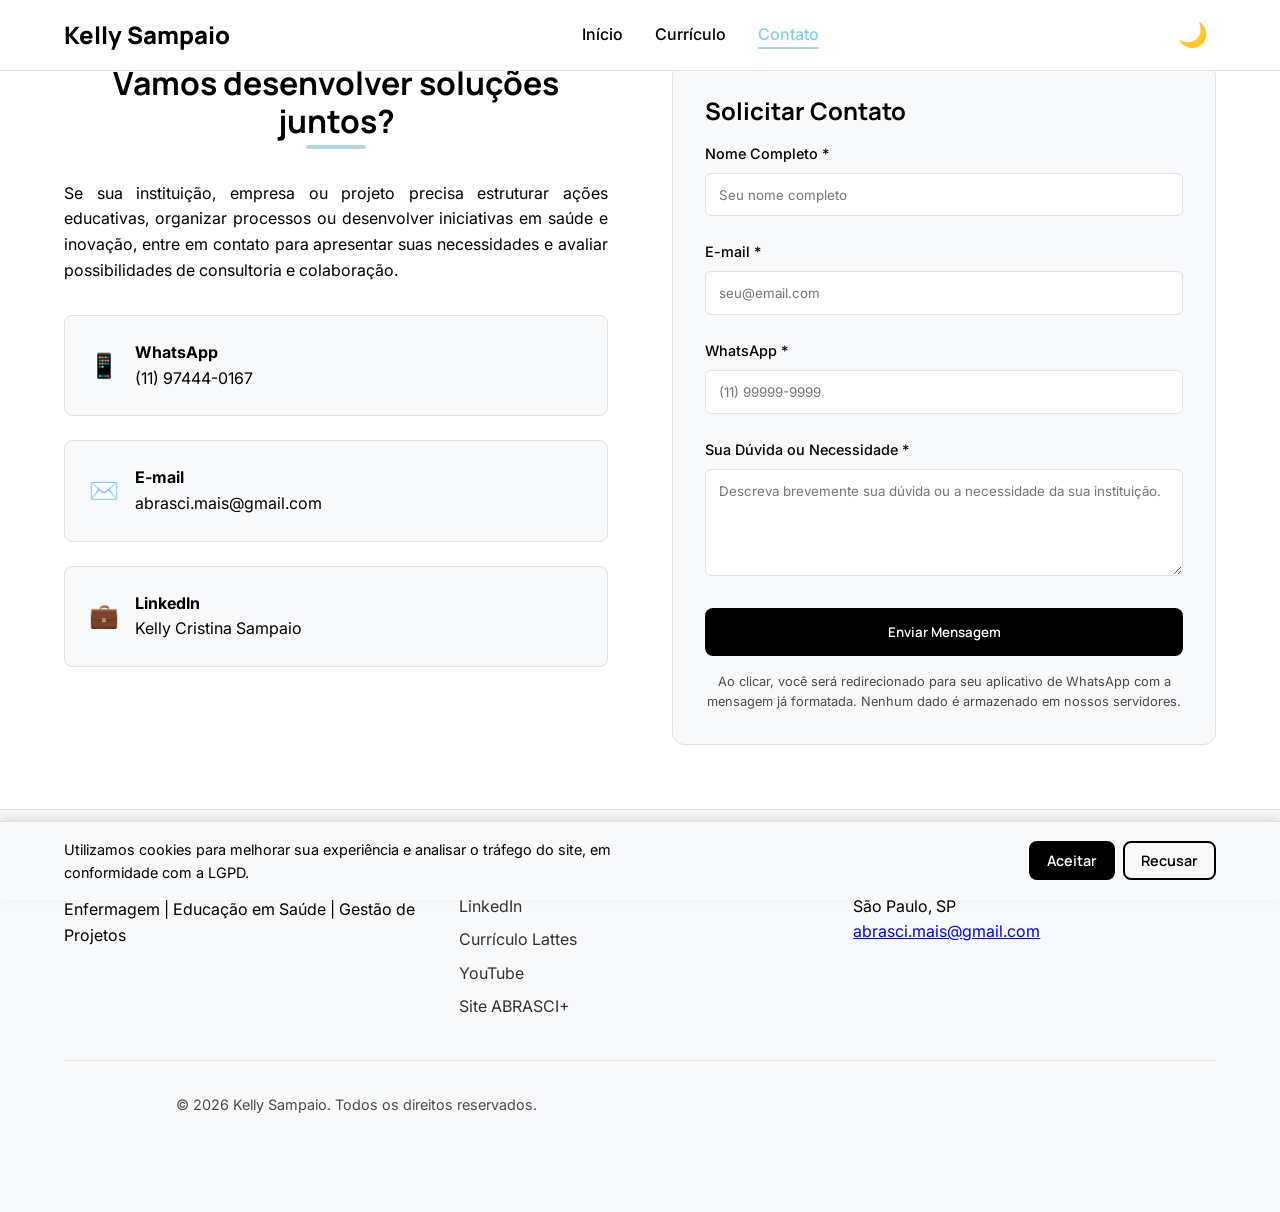
<file: contato.html>
<!DOCTYPE html>
<html lang="pt-BR">
<head>
    <meta charset="UTF-8">
    <meta name="viewport" content="width=device-width, initial-scale=1.0">
    <title>Contato | Kelly Sampaio - Solicite uma Consultoria</title>
    <meta name="description" content="Entre em contato com Kelly Sampaio para solicitar consultoria em educação em saúde, gestão de projetos e segurança do paciente.">
    <link rel="canonical" href="https://pagekellysampaio.vercel.app/contato.html">
    
    <link rel="preconnect" href="https://fonts.googleapis.com">
    <link rel="preconnect" href="https://fonts.gstatic.com" crossorigin>
    <link href="https://fonts.googleapis.com/css2?family=Inter:wght@400;500;600&family=Manrope:wght@600;700;800&display=swap" rel="stylesheet">
    <link rel="stylesheet" href="style.css">
</head>
<body>
    <noscript id="gtm-noscript-container" style="display:none;">
        <iframe src="https://www.googletagmanager.com/ns.html?id=GTM-KG8L7ZW6" height="0" width="0" style="display:none;visibility:hidden"></iframe>
    </noscript>

    <header class="header" id="header">
        <div class="container header-container">
            <a href="index.html" class="logo">Kelly Sampaio</a>
            <nav class="nav" id="nav-menu">
                <ul class="nav-list">
                    <li><a href="index.html" class="nav-link">Início</a></li>
                    <li><a href="curriculo.html" class="nav-link">Currículo</a></li>
                    <li><a href="contato.html" class="nav-link active">Contato</a></li>
                </ul>
                <button class="close-menu" id="close-menu" aria-label="Fechar menu">&times;</button>
            </nav>
            <div class="header-actions">
                <button id="theme-toggle" aria-label="Alternar modo escuro">🌙</button>
                <button class="mobile-menu-btn" id="mobile-menu-btn" aria-label="Abrir menu">☰</button>
            </div>
        </div>
    </header>

    <main>
        <section class="section">
            <div class="container">
                <div class="contact-wrapper">
                    <div class="contact-info">
                        <h1 class="section-title">Vamos desenvolver soluções juntos?</h1>
                        <p class="text-justify">Se sua instituição, empresa ou projeto precisa estruturar ações educativas, organizar processos ou desenvolver iniciativas em saúde e inovação, entre em contato para apresentar suas necessidades e avaliar possibilidades de consultoria e colaboração.</p>
                        
                        <div class="contact-methods">
                            <a href="https://wa.me/5511974440167" target="_blank" rel="noopener noreferrer" class="contact-card">
                                <span>📱</span><div><strong>WhatsApp</strong><p>(11) 97444-0167</p></div>
                            </a>
                            <a href="mailto:abrasci.mais@gmail.com" class="contact-card">
                                <span>✉️</span><div><strong>E-mail</strong><p>abrasci.mais@gmail.com</p></div>
                            </a>
                            <a href="https://www.linkedin.com/in/kelly-cristina-sampaio-dos-santos-a36245444" target="_blank" rel="noopener noreferrer" class="contact-card">
                                <span>💼</span><div><strong>LinkedIn</strong><p>Kelly Cristina Sampaio</p></div>
                            </a>
                        </div>
                    </div>

                    <div class="contact-form-container">
                        <h2>Solicitar Contato</h2>
                        <form id="smart-form" class="contact-form">
                            <div class="form-group">
                                <label for="nome">Nome Completo *</label>
                                <input type="text" id="nome" name="nome" required autocomplete="name" placeholder="Seu nome completo">
                            </div>
                            <div class="form-group">
                                <label for="email">E-mail *</label>
                                <input type="email" id="email" name="email" required autocomplete="email" placeholder="seu@email.com">
                            </div>
                            <div class="form-group">
                                <label for="whatsapp">WhatsApp *</label>
                                <input type="tel" id="whatsapp" name="whatsapp" required autocomplete="tel" placeholder="(11) 99999-9999">
                            </div>
                            <div class="form-group">
                                <label for="duvida">Sua Dúvida ou Necessidade *</label>
                                <textarea id="duvida" name="duvida" rows="5" required placeholder="Descreva brevemente sua dúvida ou a necessidade da sua instituição."></textarea>
                            </div>
                            <button type="submit" class="btn btn-primary btn-full">Enviar Mensagem</button>
                            <p class="form-note">Ao clicar, você será redirecionado para seu aplicativo de WhatsApp com a mensagem já formatada. Nenhum dado é armazenado em nossos servidores.</p>
                        </form>
                    </div>
                </div>
            </div>
        </section>
    </main>

    <div id="toast" class="toast hidden">
        <p>Mensagem preparada! Redirecionando para o WhatsApp...</p>
    </div>

    <footer class="footer">
        <div class="container">
            <div class="footer-grid">
                <div><h3>Kelly Sampaio</h3><p>Enfermagem | Educação em Saúde | Gestão de Projetos</p></div>
                <div>
                    <h4>Links Profissionais</h4>
                    <ul class="footer-links">
                        <li><a href="https://www.linkedin.com/in/kelly-cristina-sampaio-dos-santos-a36245444" target="_blank" rel="noopener noreferrer">LinkedIn</a></li>
                        <li><a href="https://lattes.cnpq.br/9824238172080369" target="_blank" rel="noopener noreferrer">Currículo Lattes</a></li>
                        <li><a href="https://www.youtube.com/@ABRASCImais" target="_blank" rel="noopener noreferrer">YouTube</a></li>
                        <li><a href="https://www.abrascimais.com.br/" target="_blank" rel="noopener noreferrer">Site ABRASCI+</a></li>
                    </ul>
                </div>
                <div><h4>Contato</h4><p>São Paulo, SP</p><p><a href="mailto:abrasci.mais@gmail.com">abrasci.mais@gmail.com</a></p></div>
            </div>
            <div class="footer-bottom"><p>&copy; <span id="current-year"></span> Kelly Sampaio. Todos os direitos reservados.</p></div>
        </div>
    </footer>

    <div class="mobile-sticky-bar">
        <a href="https://wa.me/5511974440167" class="sticky-btn whatsapp" target="_blank" rel="noopener noreferrer">WhatsApp</a>
        <a href="mailto:abrasci.mais@gmail.com" class="sticky-btn email">E-mail</a>
    </div>

    <div id="cookie-banner" class="cookie-banner hidden">
        <div class="container cookie-content">
            <p>Utilizamos cookies para melhorar sua experiência e analisar o tráfego do site, em conformidade com a LGPD.</p>
            <div class="cookie-actions">
                <button id="accept-cookies" class="btn btn-primary btn-sm">Aceitar</button>
                <button id="decline-cookies" class="btn btn-secondary btn-sm">Recusar</button>
            </div>
        </div>
    </div>

    <script src="script.js"></script>
</body>
</html>
</file>
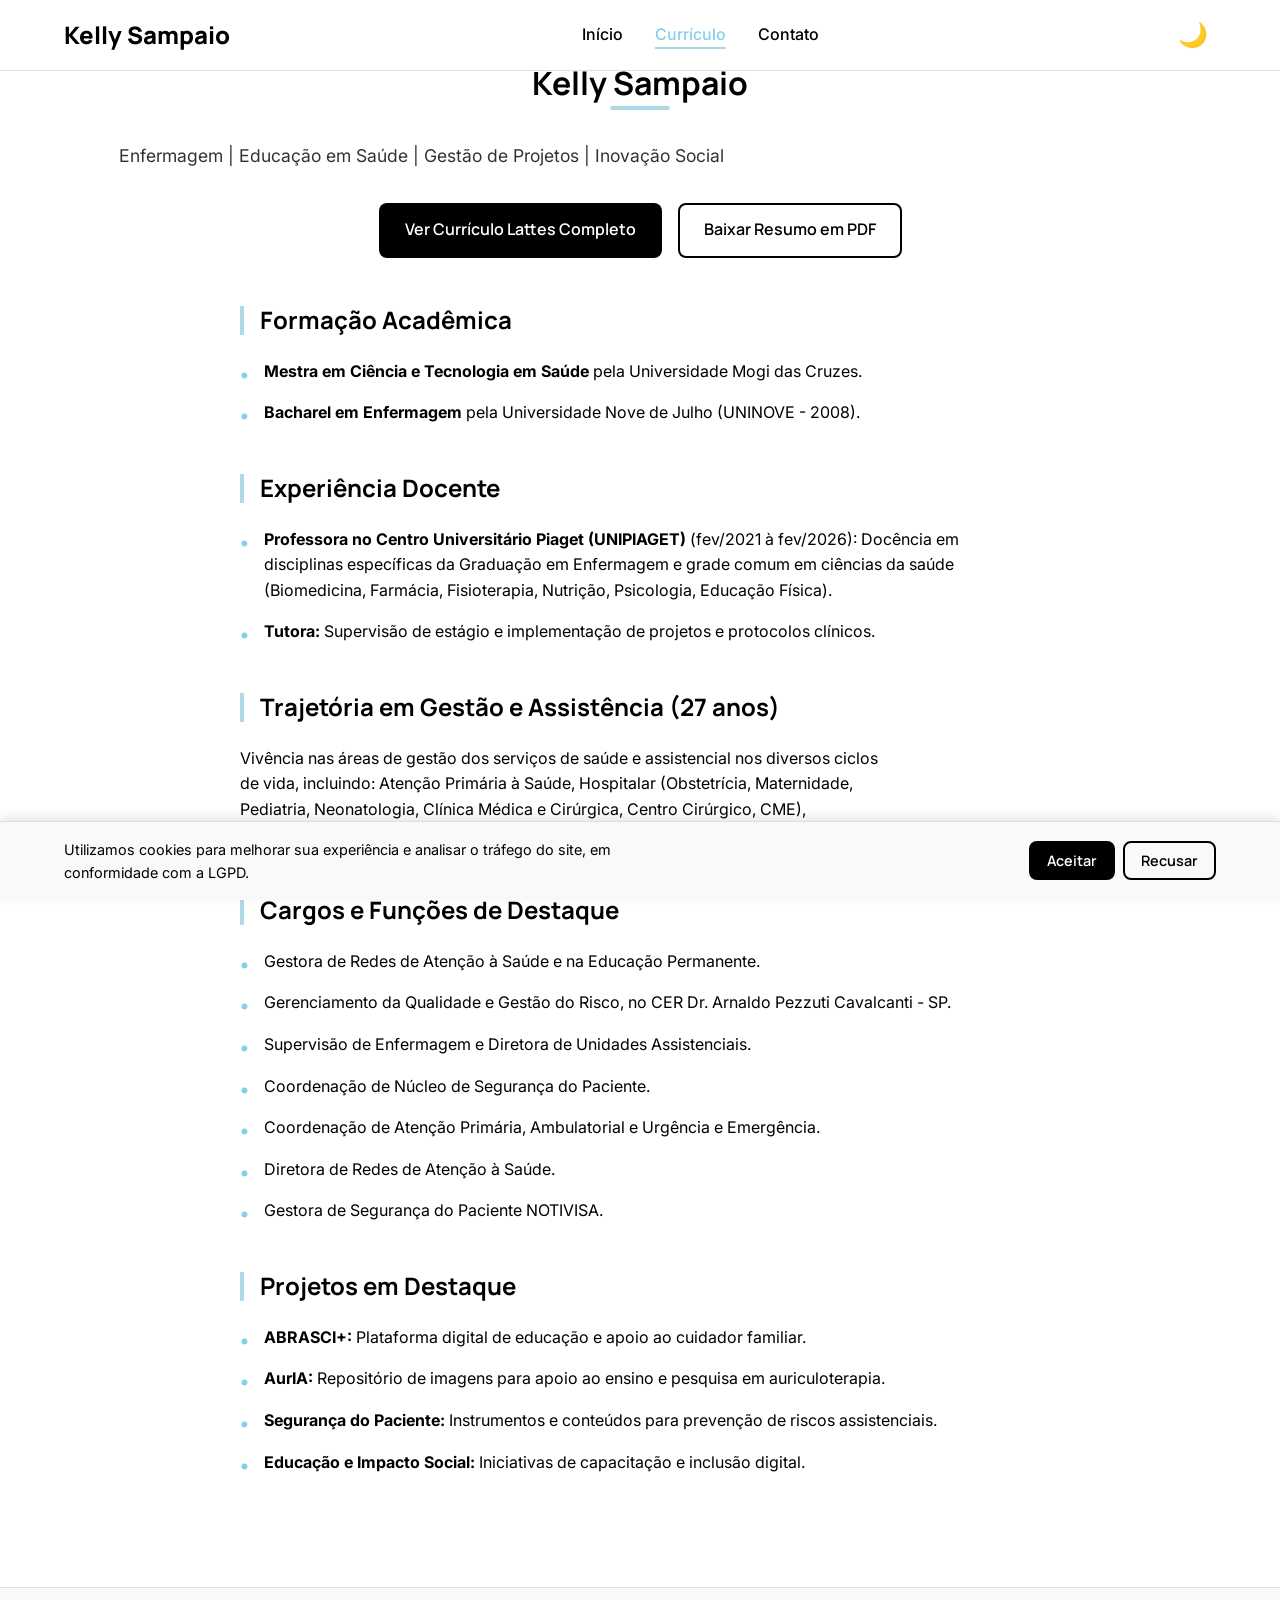
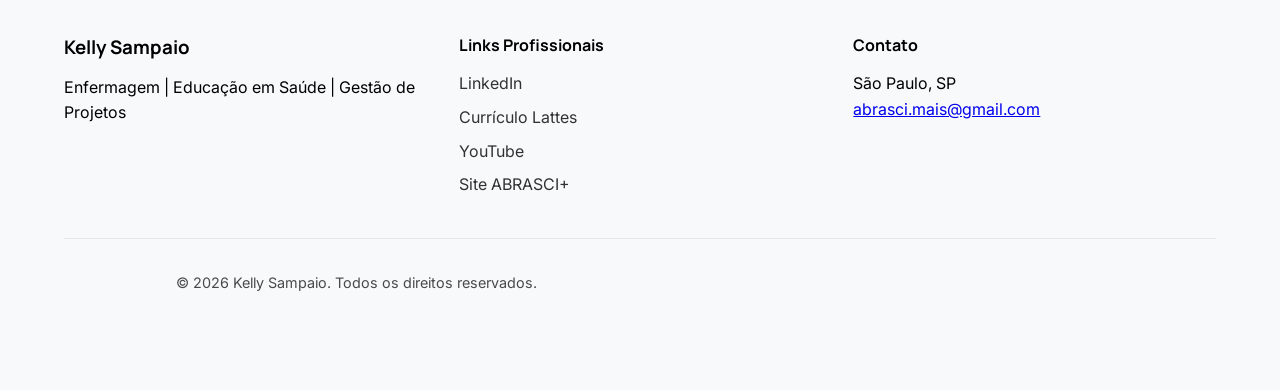
<file: curriculo.html>
<!DOCTYPE html>
<html lang="pt-BR">
<head>
    <meta charset="UTF-8">
    <meta name="viewport" content="width=device-width, initial-scale=1.0">
    <title>Currículo | Kelly Sampaio - Educação em Saúde e Gestão</title>
    <meta name="description" content="Currículo profissional de Kelly Sampaio: Mestra em Ciência e Tecnologia em Saúde, 27 anos de experiência em gestão, docência e segurança do paciente.">
    <link rel="canonical" href="https://pagekellysampaio.vercel.app/curriculo.html">
    
    <link rel="preconnect" href="https://fonts.googleapis.com">
    <link rel="preconnect" href="https://fonts.gstatic.com" crossorigin>
    <link href="https://fonts.googleapis.com/css2?family=Inter:wght@400;500;600&family=Manrope:wght@600;700;800&display=swap" rel="stylesheet">
    <link rel="stylesheet" href="style.css">
</head>
<body>
    <noscript id="gtm-noscript-container" style="display:none;">
        <iframe src="https://www.googletagmanager.com/ns.html?id=GTM-KG8L7ZW6" height="0" width="0" style="display:none;visibility:hidden"></iframe>
    </noscript>

    <header class="header" id="header">
        <div class="container header-container">
            <a href="index.html" class="logo">Kelly Sampaio</a>
            <nav class="nav" id="nav-menu">
                <ul class="nav-list">
                    <li><a href="index.html" class="nav-link">Início</a></li>
                    <li><a href="curriculo.html" class="nav-link active">Currículo</a></li>
                    <li><a href="contato.html" class="nav-link">Contato</a></li>
                </ul>
                <button class="close-menu" id="close-menu" aria-label="Fechar menu">&times;</button>
            </nav>
            <div class="header-actions">
                <button id="theme-toggle" aria-label="Alternar modo escuro">🌙</button>
                <button class="mobile-menu-btn" id="mobile-menu-btn" aria-label="Abrir menu">☰</button>
            </div>
        </div>
    </header>

    <main>
        <section class="section">
            <div class="container">
                <div class="curriculo-header">
                    <h1 class="section-title">Kelly Sampaio</h1>
                    <p class="hero-subtitle">Enfermagem | Educação em Saúde | Gestão de Projetos | Inovação Social</p>
                    <div class="curriculo-actions">
                        <a href="https://lattes.cnpq.br/9824238172080369" target="_blank" rel="noopener noreferrer" class="btn btn-primary">Ver Currículo Lattes Completo</a>
                        <a href="#" class="btn btn-secondary" onclick="alert('Funcionalidade de download do PDF será disponibilizada em breve.'); return false;">Baixar Resumo em PDF</a>
                    </div>
                </div>

                <div class="curriculo-content">
                    <article class="cv-section">
                        <h2>Formação Acadêmica</h2>
                        <ul class="cv-list">
                            <li><strong>Mestra em Ciência e Tecnologia em Saúde</strong> pela Universidade Mogi das Cruzes.</li>
                            <li><strong>Bacharel em Enfermagem</strong> pela Universidade Nove de Julho (UNINOVE - 2008).</li>
                        </ul>
                    </article>

                    <article class="cv-section">
                        <h2>Experiência Docente</h2>
                        <ul class="cv-list">
                            <li><strong>Professora no Centro Universitário Piaget (UNIPIAGET)</strong> (fev/2021 à fev/2026): Docência em disciplinas específicas da Graduação em Enfermagem e grade comum em ciências da saúde (Biomedicina, Farmácia, Fisioterapia, Nutrição, Psicologia, Educação Física).</li>
                            <li><strong>Tutora:</strong> Supervisão de estágio e implementação de projetos e protocolos clínicos.</li>
                        </ul>
                    </article>

                    <article class="cv-section">
                        <h2>Trajetória em Gestão e Assistência (27 anos)</h2>
                        <p>Vivência nas áreas de gestão dos serviços de saúde e assistencial nos diversos ciclos de vida, incluindo: Atenção Primária à Saúde, Hospitalar (Obstetrícia, Maternidade, Pediatria, Neonatologia, Clínica Médica e Cirúrgica, Centro Cirúrgico, CME), Ambulatorial, Urgência e Emergência.</p>
                    </article>

                    <article class="cv-section">
                        <h2>Cargos e Funções de Destaque</h2>
                        <ul class="cv-list">
                            <li>Gestora de Redes de Atenção à Saúde e na Educação Permanente.</li>
                            <li>Gerenciamento da Qualidade e Gestão do Risco, no CER Dr. Arnaldo Pezzuti Cavalcanti - SP.</li>
                            <li>Supervisão de Enfermagem e Diretora de Unidades Assistenciais.</li>
                            <li>Coordenação de Núcleo de Segurança do Paciente.</li>
                            <li>Coordenação de Atenção Primária, Ambulatorial e Urgência e Emergência.</li>
                            <li>Diretora de Redes de Atenção à Saúde.</li>
                            <li>Gestora de Segurança do Paciente NOTIVISA.</li>
                        </ul>
                    </article>

                    <article class="cv-section">
                        <h2>Projetos em Destaque</h2>
                        <ul class="cv-list">
                            <li><strong>ABRASCI+:</strong> Plataforma digital de educação e apoio ao cuidador familiar.</li>
                            <li><strong>AurIA:</strong> Repositório de imagens para apoio ao ensino e pesquisa em auriculoterapia.</li>
                            <li><strong>Segurança do Paciente:</strong> Instrumentos e conteúdos para prevenção de riscos assistenciais.</li>
                            <li><strong>Educação e Impacto Social:</strong> Iniciativas de capacitação e inclusão digital.</li>
                        </ul>
                    </article>
                </div>
            </div>
        </section>
    </main>

    <footer class="footer">
        <div class="container">
            <div class="footer-grid">
                <div><h3>Kelly Sampaio</h3><p>Enfermagem | Educação em Saúde | Gestão de Projetos</p></div>
                <div>
                    <h4>Links Profissionais</h4>
                    <ul class="footer-links">
                        <li><a href="https://www.linkedin.com/in/kelly-cristina-sampaio-dos-santos-a36245444" target="_blank" rel="noopener noreferrer">LinkedIn</a></li>
                        <li><a href="https://lattes.cnpq.br/9824238172080369" target="_blank" rel="noopener noreferrer">Currículo Lattes</a></li>
                        <li><a href="https://www.youtube.com/@ABRASCImais" target="_blank" rel="noopener noreferrer">YouTube</a></li>
                        <li><a href="https://www.abrascimais.com.br/" target="_blank" rel="noopener noreferrer">Site ABRASCI+</a></li>
                    </ul>
                </div>
                <div><h4>Contato</h4><p>São Paulo, SP</p><p><a href="mailto:abrasci.mais@gmail.com">abrasci.mais@gmail.com</a></p></div>
            </div>
            <div class="footer-bottom"><p>&copy; <span id="current-year"></span> Kelly Sampaio. Todos os direitos reservados.</p></div>
        </div>
    </footer>

    <div class="mobile-sticky-bar">
        <a href="https://wa.me/5511974440167" class="sticky-btn whatsapp" target="_blank" rel="noopener noreferrer">WhatsApp</a>
        <a href="mailto:abrasci.mais@gmail.com" class="sticky-btn email">E-mail</a>
    </div>

    <div id="cookie-banner" class="cookie-banner hidden">
        <div class="container cookie-content">
            <p>Utilizamos cookies para melhorar sua experiência e analisar o tráfego do site, em conformidade com a LGPD.</p>
            <div class="cookie-actions">
                <button id="accept-cookies" class="btn btn-primary btn-sm">Aceitar</button>
                <button id="decline-cookies" class="btn btn-secondary btn-sm">Recusar</button>
            </div>
        </div>
    </div>

    <script src="script.js"></script>
</body>
</html>
</file>
<file: style.css>
:root {
    --primary-color: #ADD8E6;
    --primary-dark: #87CEEB;
    --text-color: #000000;
    --bg-color: #FFFFFF;
    --bg-light: #F8F9FA;
    --border-color: #E0E0E0;
    --shadow: 0 4px 6px rgba(0, 0, 0, 0.05);
    --font-heading: 'Manrope', sans-serif;
    --font-body: 'Inter', sans-serif;
    --transition: all 0.3s ease;
}

[data-theme="dark"] {
    --text-color: #FFFFFF;
    --bg-color: #121212;
    --bg-light: #1E1E1E;
    --border-color: #333333;
    --shadow: 0 4px 6px rgba(0, 0, 0, 0.3);
}

* { margin: 0; padding: 0; box-sizing: border-box; }
html { scroll-behavior: smooth; }
body { font-family: var(--font-body); color: var(--text-color); background-color: var(--bg-color); line-height: 1.6; transition: var(--transition); }

:focus-visible { outline: 3px solid var(--primary-color); outline-offset: 2px; }
@media (prefers-reduced-motion: reduce) { * { animation-duration: 0.01ms !important; transition-duration: 0.01ms !important; scroll-behavior: auto !important; } }

.container { width: 100%; max-width: 1200px; margin: 0 auto; padding: 0 1.5rem; }
p { max-width: 65ch; }
.text-justify { text-align: justify; hyphens: auto; }
.text-center { text-align: center; }

h1, h2, h3, h4 { font-family: var(--font-heading); font-weight: 700; line-height: 1.2; margin-bottom: 1rem; }
.section-title { font-size: 2rem; text-align: center; margin-bottom: 2rem; position: relative; padding-bottom: 0.5rem; }
.section-title::after { content: ''; position: absolute; bottom: 0; left: 50%; transform: translateX(-50%); width: 60px; height: 4px; background-color: var(--primary-color); border-radius: 2px; }

.btn { display: inline-block; padding: 0.8rem 1.5rem; border-radius: 8px; text-decoration: none; font-weight: 600; font-family: var(--font-heading); transition: var(--transition); border: 2px solid transparent; cursor: pointer; text-align: center; }
.btn-primary { background-color: var(--text-color); color: var(--bg-color); }
.btn-primary:hover { background-color: var(--primary-color); color: var(--text-color); }
.btn-secondary { background-color: transparent; color: var(--text-color); border-color: var(--text-color); }
.btn-secondary:hover { background-color: var(--text-color); color: var(--bg-color); }
.btn-full { width: 100%; }
.btn-sm { padding: 0.5rem 1rem; font-size: 0.9rem; }

.header { position: fixed; top: 0; left: 0; width: 100%; z-index: 1000; background-color: rgba(255, 255, 255, 0.8); backdrop-filter: blur(10px); -webkit-backdrop-filter: blur(10px); border-bottom: 1px solid var(--border-color); transition: var(--transition); }
[data-theme="dark"] .header { background-color: rgba(18, 18, 18, 0.8); }
.header-container { display: flex; justify-content: space-between; align-items: center; height: 70px; }
.logo { font-family: var(--font-heading); font-size: 1.5rem; font-weight: 800; color: var(--text-color); text-decoration: none; }
.nav-list { display: flex; list-style: none; gap: 2rem; }
.nav-link { text-decoration: none; color: var(--text-color); font-weight: 500; transition: var(--transition); position: relative; }
.nav-link:hover, .nav-link.active { color: var(--primary-dark); }
.nav-link.active::after { content: ''; position: absolute; bottom: -5px; left: 0; width: 100%; height: 2px; background-color: var(--primary-color); }
.header-actions { display: flex; align-items: center; gap: 1rem; }
#theme-toggle, .mobile-menu-btn, .close-menu { background: none; border: none; font-size: 1.5rem; cursor: pointer; color: var(--text-color); padding: 0.5rem; }
.close-menu { display: none; }

.hero { padding-top: 120px; padding-bottom: 4rem; background-color: var(--bg-light); }
.hero-container { display: grid; grid-template-columns: 1fr 1fr; gap: 3rem; align-items: center; }
.hero-title { font-size: 2.5rem; margin-bottom: 1.5rem; }
.hero-subtitle { font-size: 1.1rem; margin-bottom: 2rem; color: var(--text-color); opacity: 0.8; }
.hero-image img { width: 100%; height: auto; border-radius: 12px; box-shadow: var(--shadow); }

.section { padding: 4rem 0; }
.bg-light { background-color: var(--bg-light); }

.credibility-bar { background-color: var(--text-color); color: var(--bg-color); padding: 2rem 0; }
.credibility-grid { display: grid; grid-template-columns: repeat(3, 1fr); gap: 2rem; text-align: center; }
.credibility-icon { font-size: 2rem; display: block; margin-bottom: 0.5rem; }
.credibility-item p { margin: 0 auto; font-weight: 600; font-family: var(--font-heading); }

.grid-2 { display: grid; grid-template-columns: repeat(auto-fit, minmax(280px, 1fr)); gap: 2rem; }
.card { background-color: var(--bg-color); padding: 2rem; border-radius: 12px; box-shadow: var(--shadow); border: 1px solid var(--border-color); transition: var(--transition); }
.card:hover { transform: translateY(-5px); border-color: var(--primary-color); }
.card h3 { color: var(--primary-dark); margin-bottom: 1rem; }

.faq-container { max-width: 800px; margin: 0 auto; }
.faq-item { border-bottom: 1px solid var(--border-color); }
.faq-question { width: 100%; background: none; border: none; padding: 1.5rem 0; text-align: left; font-family: var(--font-heading); font-size: 1.1rem; font-weight: 600; color: var(--text-color); cursor: pointer; display: flex; justify-content: space-between; align-items: center; }
.faq-icon { font-size: 1.5rem; transition: var(--transition); }
.faq-question[aria-expanded="true"] .faq-icon { transform: rotate(45deg); }
.faq-answer { max-height: 0; overflow: hidden; transition: max-height 0.3s ease-out; }
.faq-answer p { padding-bottom: 1.5rem; opacity: 0.8; }

.curriculo-header { text-align: center; margin-bottom: 3rem; }
.curriculo-actions { display: flex; gap: 1rem; justify-content: center; margin-top: 2rem; flex-wrap: wrap; }
.curriculo-content { max-width: 800px; margin: 0 auto; }
.cv-section { margin-bottom: 3rem; }
.cv-section h2 { border-left: 4px solid var(--primary-color); padding-left: 1rem; margin-bottom: 1.5rem; }
.cv-list { list-style: none; }
.cv-list li { margin-bottom: 1rem; padding-left: 1.5rem; position: relative; }
.cv-list li::before { content: '•'; color: var(--primary-dark); font-weight: bold; position: absolute; left: 0; font-size: 1.2rem; }

.contact-wrapper { display: grid; grid-template-columns: 1fr 1fr; gap: 4rem; }
.contact-methods { display: flex; flex-direction: column; gap: 1.5rem; margin-top: 2rem; }
.contact-card { display: flex; align-items: center; gap: 1rem; padding: 1.5rem; background-color: var(--bg-light); border-radius: 8px; text-decoration: none; color: var(--text-color); border: 1px solid var(--border-color); transition: var(--transition); }
.contact-card:hover { border-color: var(--primary-color); background-color: var(--bg-color); }
.contact-card span { font-size: 1.5rem; }
.contact-form-container { background-color: var(--bg-light); padding: 2rem; border-radius: 12px; border: 1px solid var(--border-color); }
.form-group { margin-bottom: 1.5rem; }
.form-group label { display: block; margin-bottom: 0.5rem; font-weight: 500; font-size: 0.9rem; }
.form-group input, .form-group select, .form-group textarea { width: 100%; padding: 0.8rem; border: 1px solid var(--border-color); border-radius: 6px; background-color: var(--bg-color); color: var(--text-color); font-family: var(--font-body); transition: var(--transition); }
.form-group input:focus, .form-group select:focus, .form-group textarea:focus { outline: none; border-color: var(--primary-color); box-shadow: 0 0 0 3px rgba(173, 216, 230, 0.3); }
.form-note { font-size: 0.8rem; opacity: 0.7; margin-top: 1rem; text-align: center; }

.toast { position: fixed; bottom: 80px; left: 50%; transform: translateX(-50%); background-color: var(--text-color); color: var(--bg-color); padding: 1rem 2rem; border-radius: 8px; box-shadow: var(--shadow); z-index: 2000; transition: opacity 0.3s ease; }
.toast.hidden { opacity: 0; pointer-events: none; }

.footer { background-color: var(--bg-light); border-top: 1px solid var(--border-color); padding: 3rem 0 6rem; }
.footer-grid { display: grid; grid-template-columns: repeat(auto-fit, minmax(250px, 1fr)); gap: 2rem; margin-bottom: 2rem; }
.footer-links { list-style: none; }
.footer-links li { margin-bottom: 0.5rem; }
.footer-links a { color: var(--text-color); text-decoration: none; opacity: 0.8; transition: var(--transition); }
.footer-links a:hover { opacity: 1; color: var(--primary-dark); }
.footer-bottom { text-align: center; padding-top: 2rem; border-top: 1px solid var(--border-color); font-size: 0.9rem; opacity: 0.7; }

.mobile-sticky-bar { display: none; position: fixed; bottom: 0; left: 0; width: 100%; background-color: var(--bg-color); border-top: 1px solid var(--border-color); padding: 0.8rem 1.5rem; gap: 1rem; z-index: 999; box-shadow: 0 -2px 10px rgba(0,0,0,0.1); }
.sticky-btn { flex: 1; text-align: center; padding: 0.8rem; border-radius: 6px; text-decoration: none; font-weight: 600; font-family: var(--font-heading); }
.sticky-btn.whatsapp { background-color: #25D366; color: white; }
.sticky-btn.email { background-color: var(--text-color); color: var(--bg-color); }

.cookie-banner { position: fixed; bottom: 0; left: 0; width: 100%; background-color: var(--bg-light); border-top: 1px solid var(--border-color); padding: 1rem 0; z-index: 1001; box-shadow: 0 -4px 10px rgba(0,0,0,0.1); }
.cookie-banner.hidden { display: none; }
.cookie-content { display: flex; justify-content: space-between; align-items: center; gap: 1rem; flex-wrap: wrap; }
.cookie-content p { margin: 0; font-size: 0.9rem; }
.cookie-actions { display: flex; gap: 0.5rem; }

@media (max-width: 768px) {
    .nav { position: fixed; top: 0; right: -100%; width: 80%; height: 100vh; background-color: var(--bg-color); padding: 5rem 2rem 2rem; transition: var(--transition); box-shadow: -5px 0 15px rgba(0,0,0,0.1); z-index: 1002; }
    .nav.active { right: 0; }
    .nav-list { flex-direction: column; gap: 1.5rem; }
    .close-menu { display: block; position: absolute; top: 1.5rem; right: 1.5rem; }
    .mobile-menu-btn { display: block; }
    .hero-container { grid-template-columns: 1fr; text-align: center; }
    .hero-title { font-size: 2rem; }
    .credibility-grid { grid-template-columns: 1fr; gap: 1.5rem; }
    .contact-wrapper { grid-template-columns: 1fr; gap: 2rem; }
    .mobile-sticky-bar { display: flex; }
}
@media (min-width: 769px) { .mobile-menu-btn, .close-menu { display: none; } }
</file>
